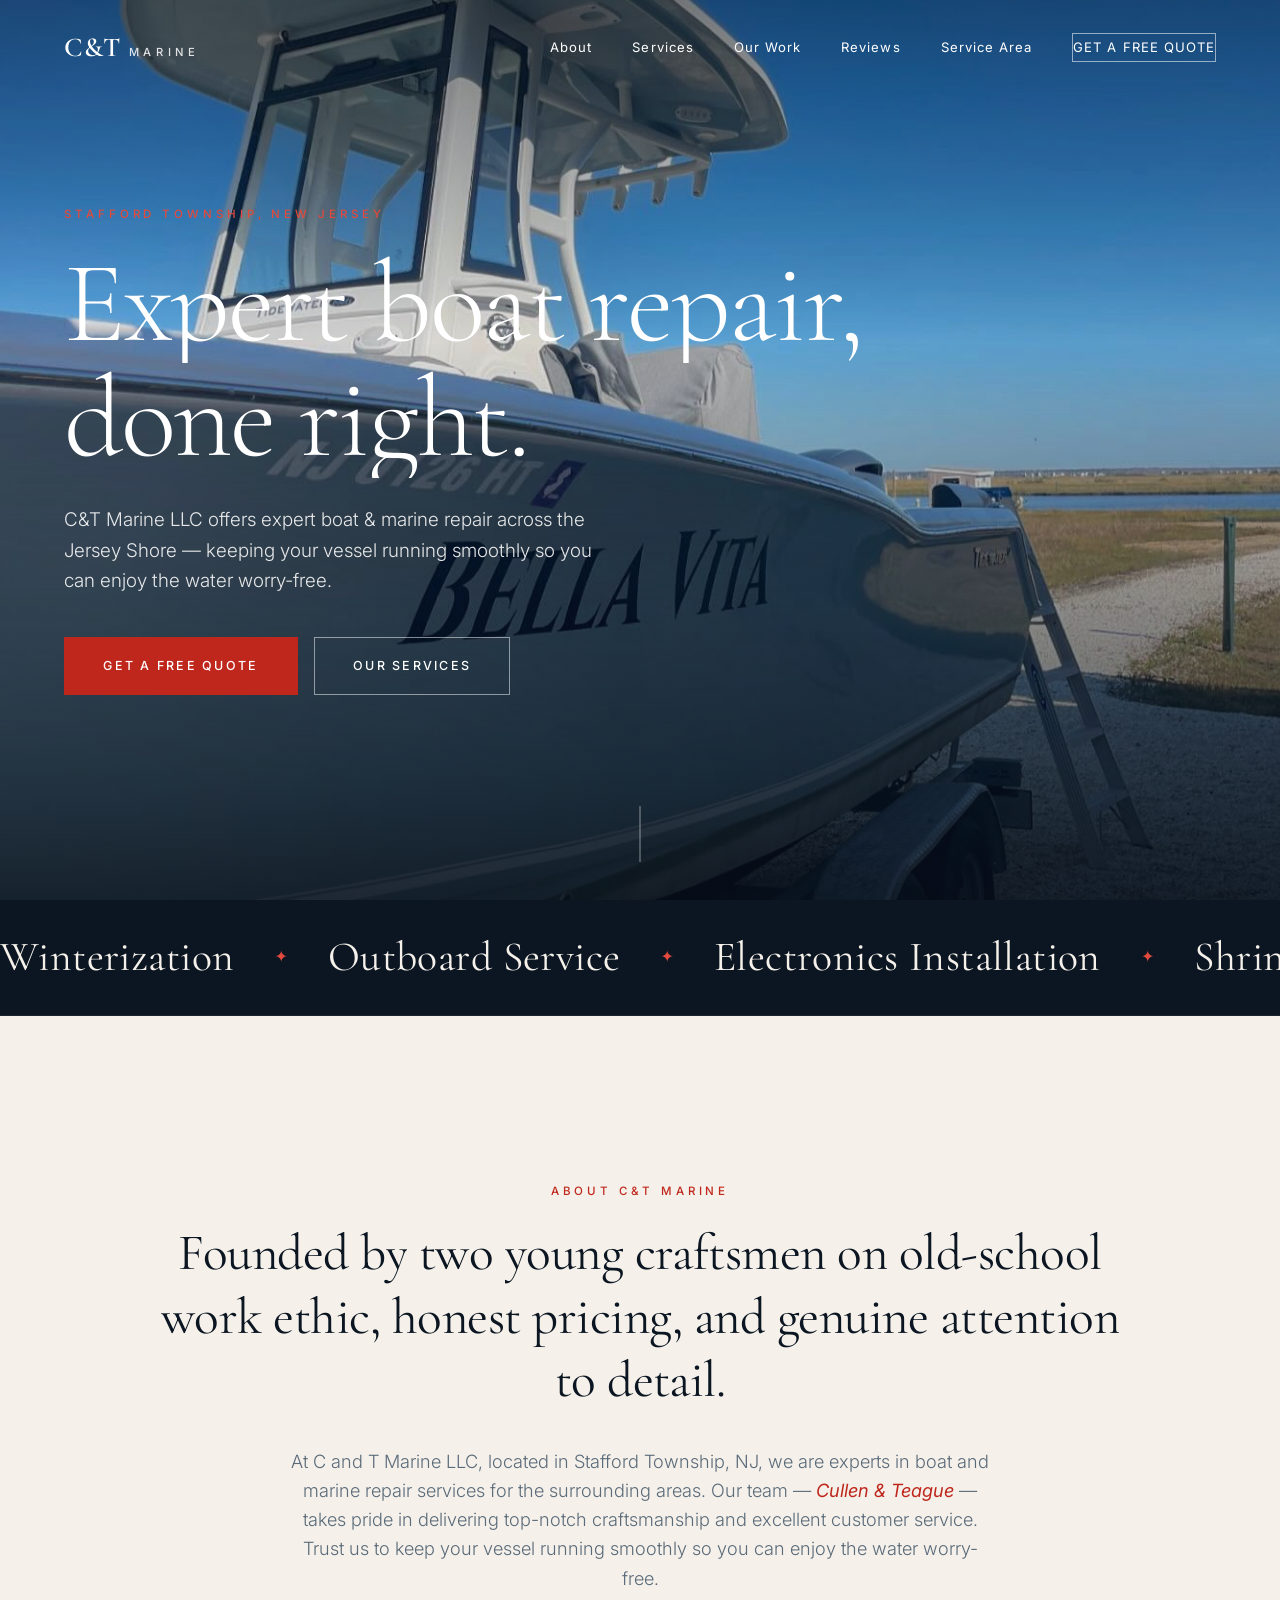
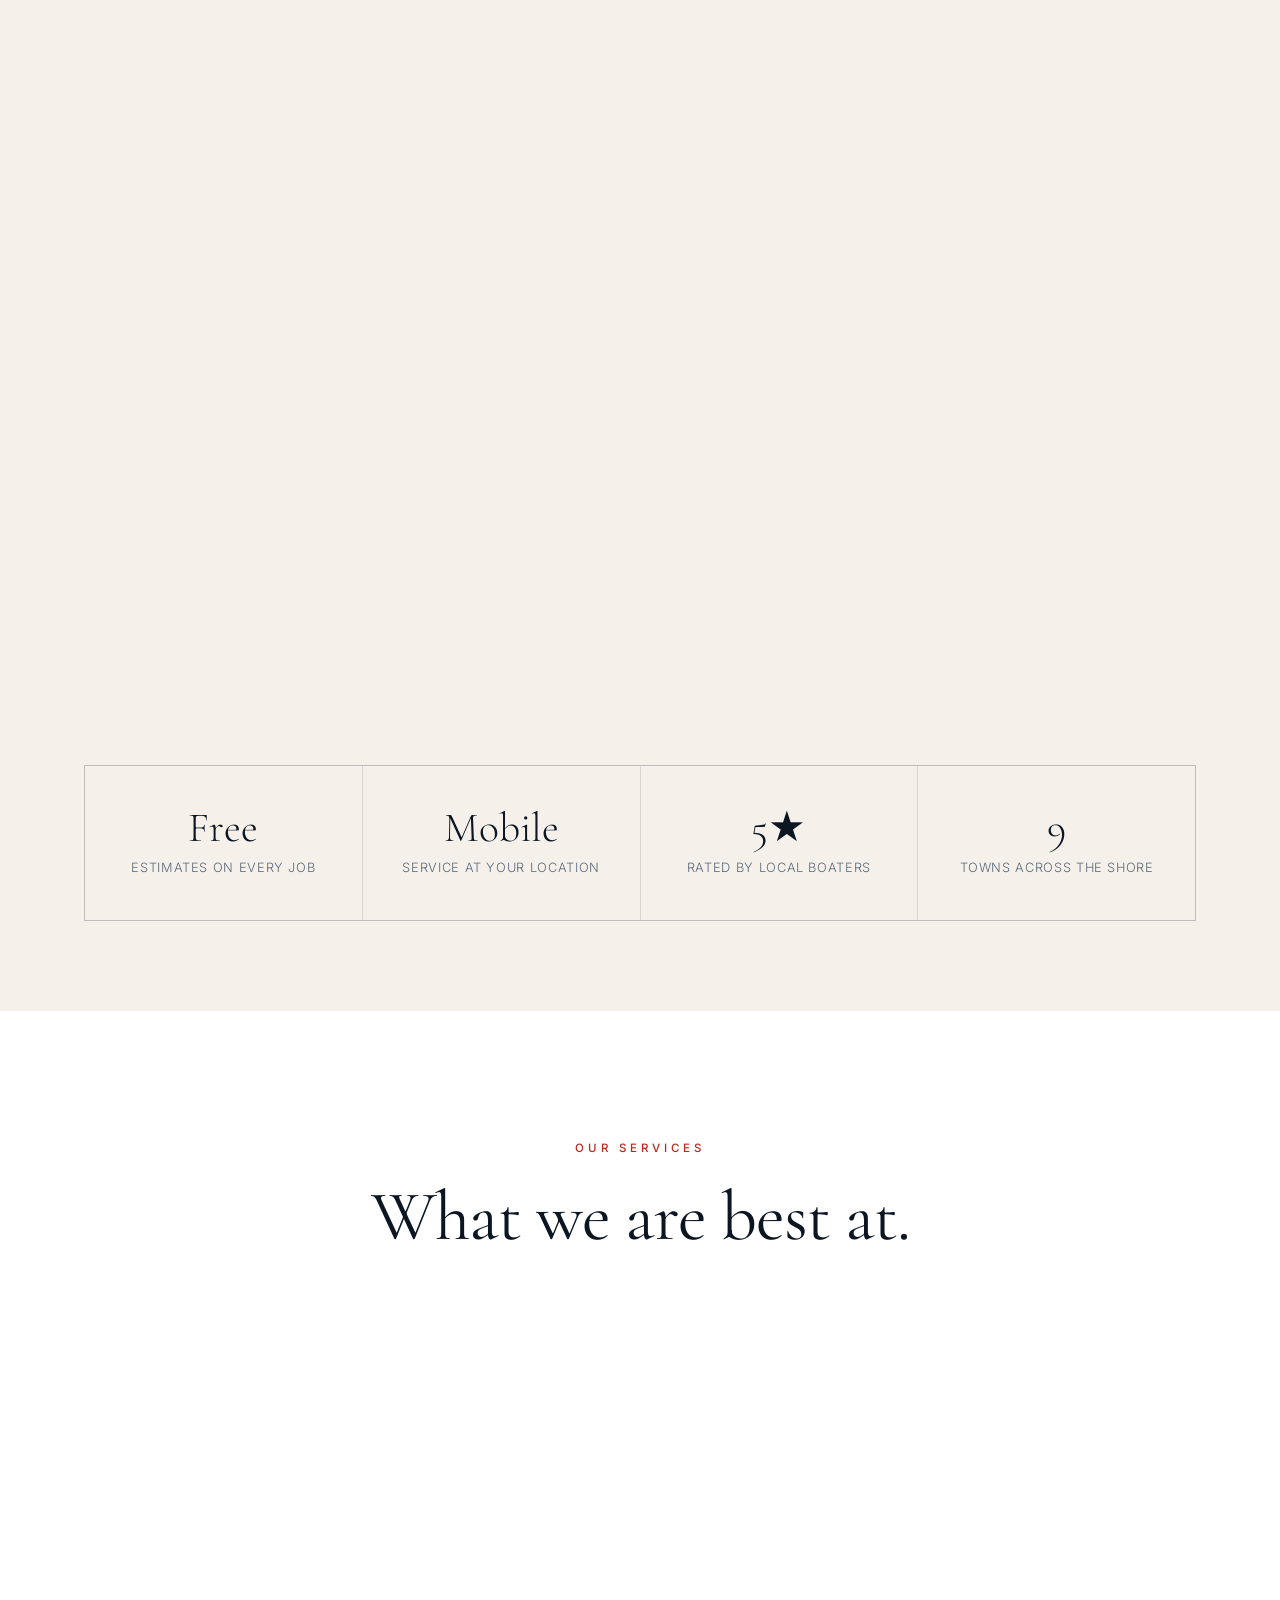
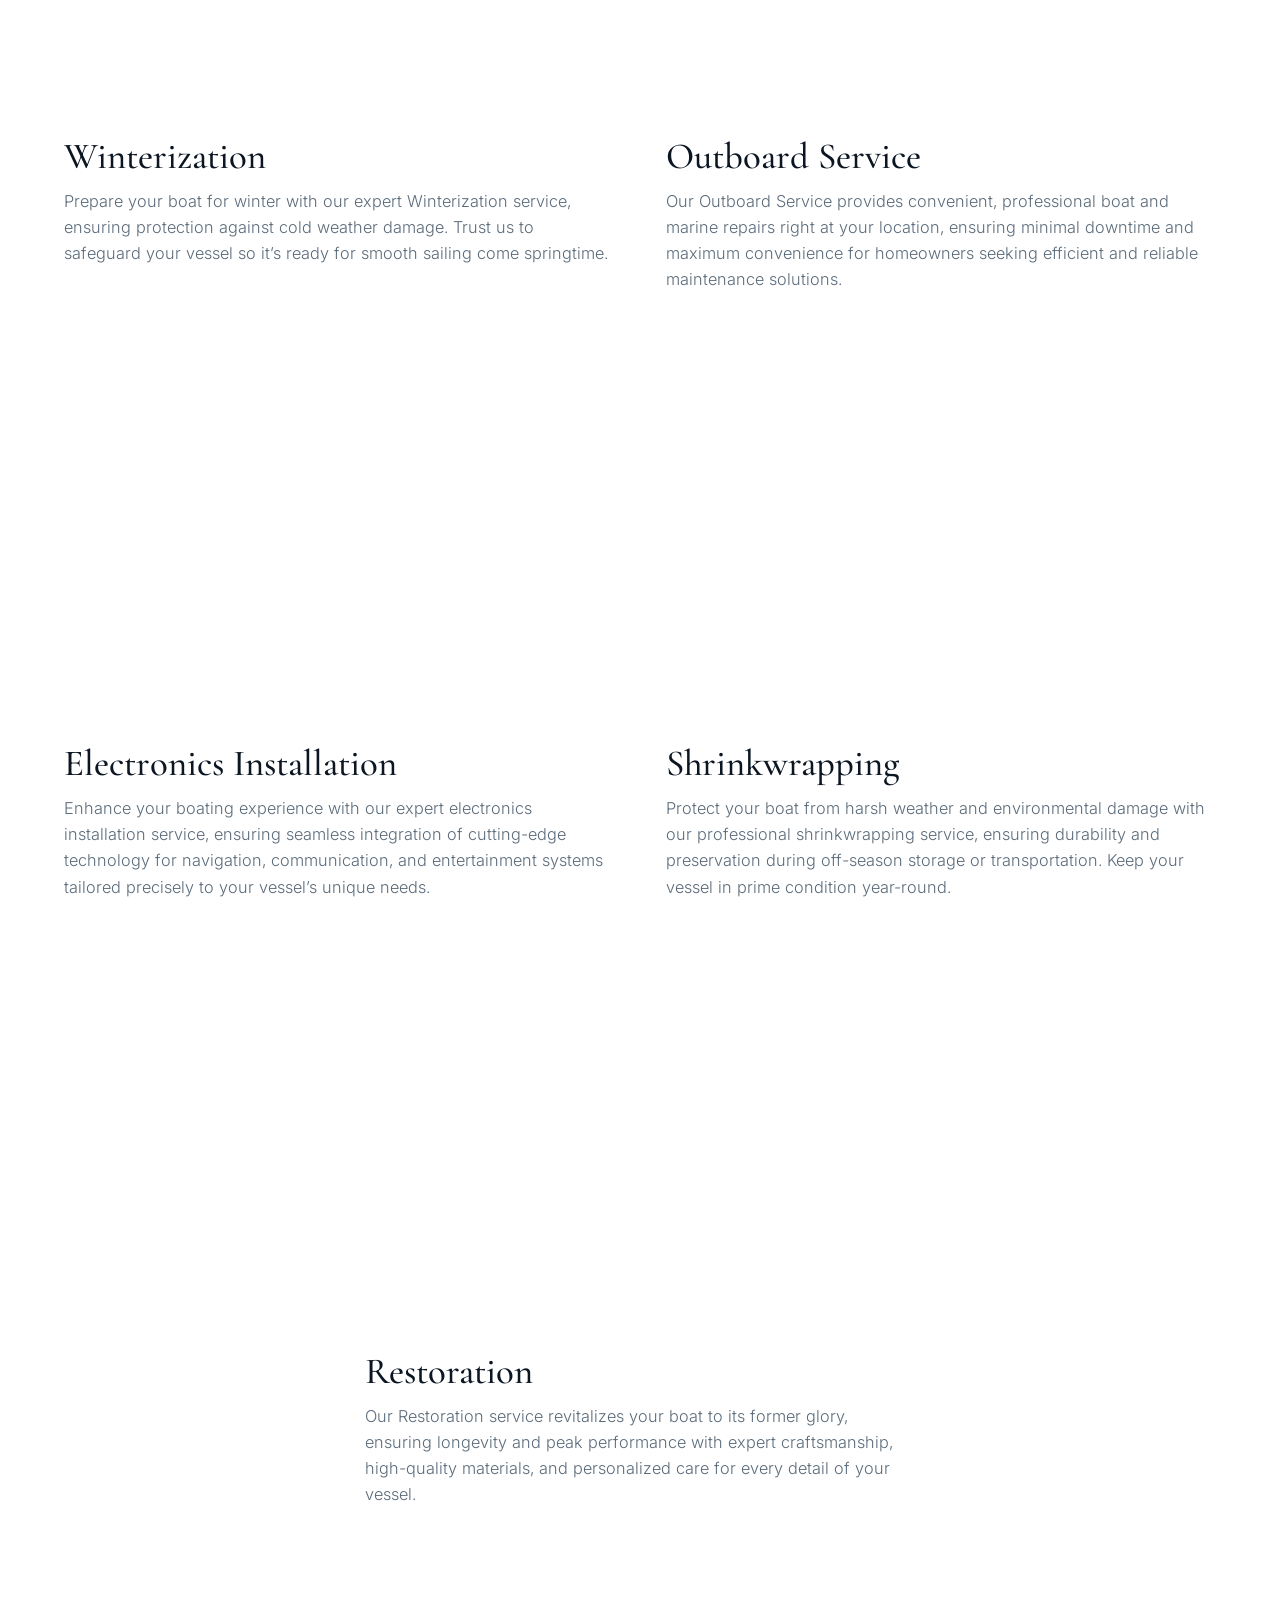
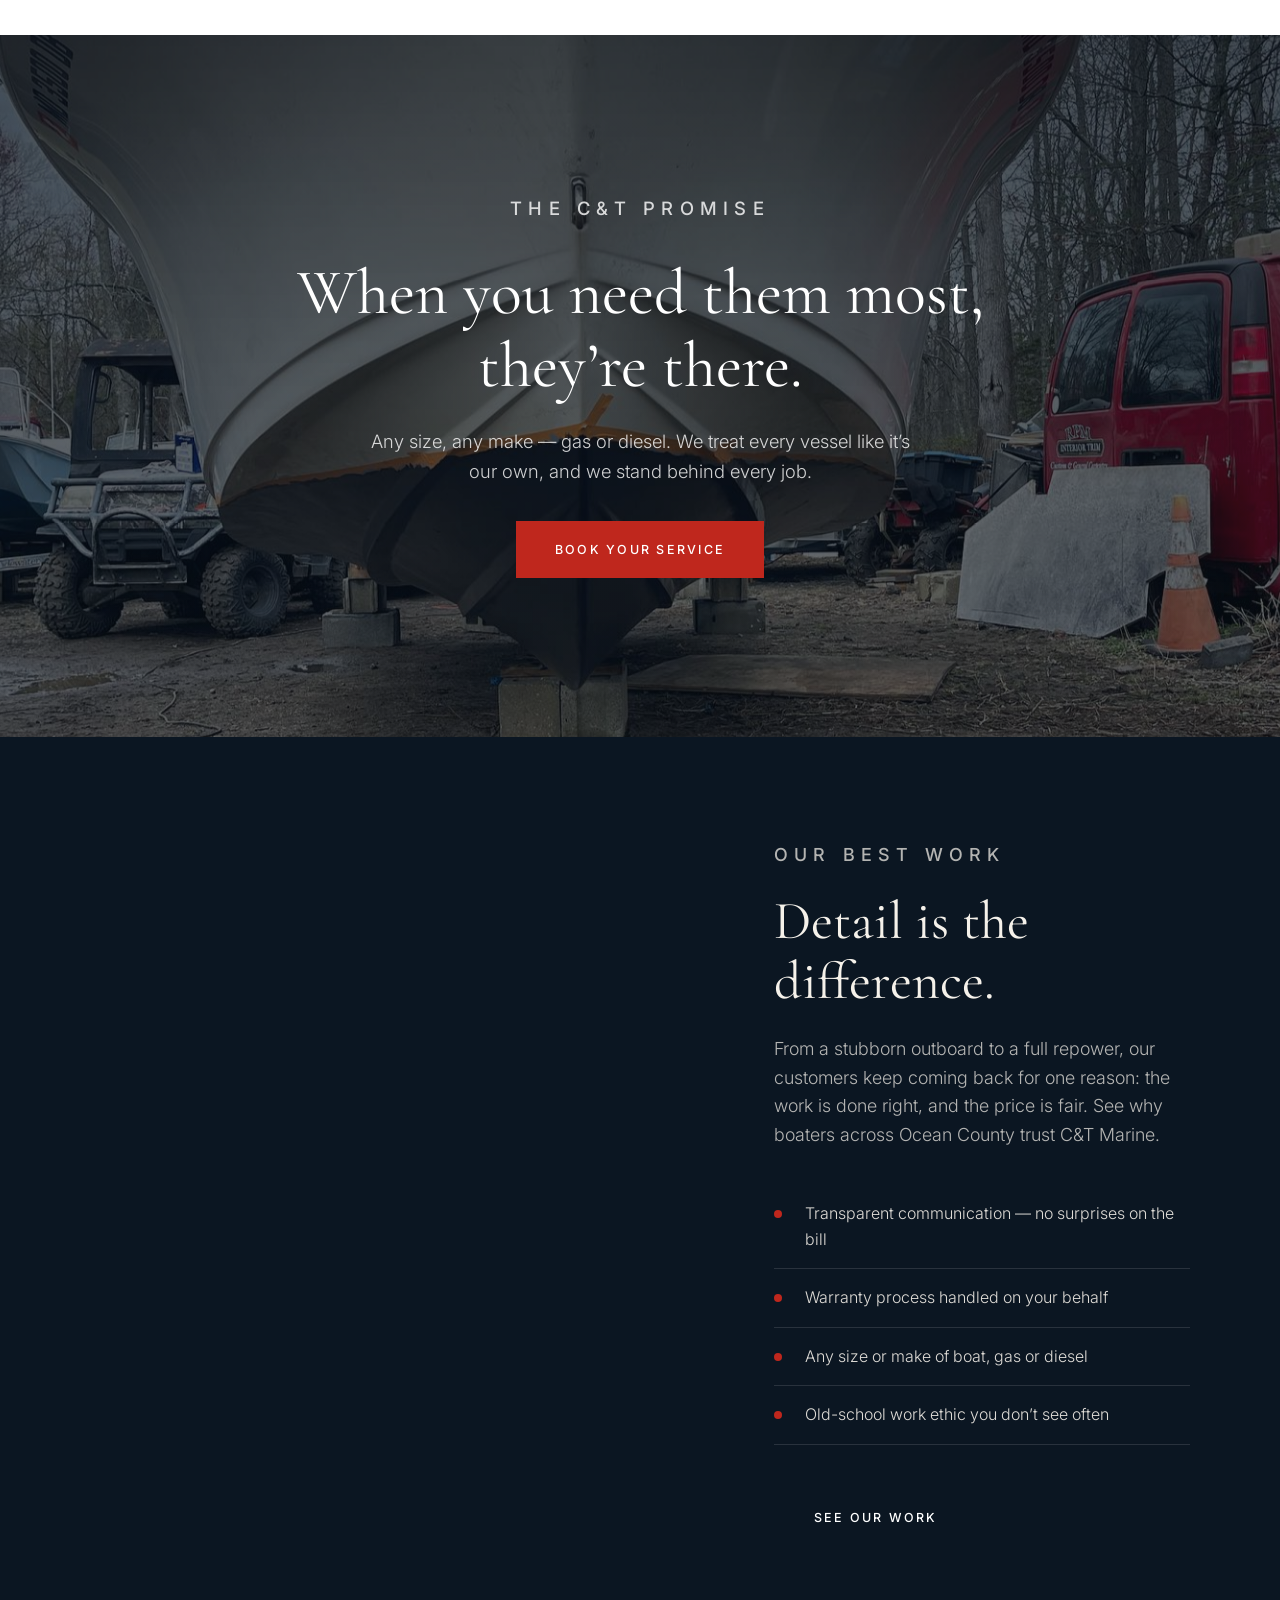
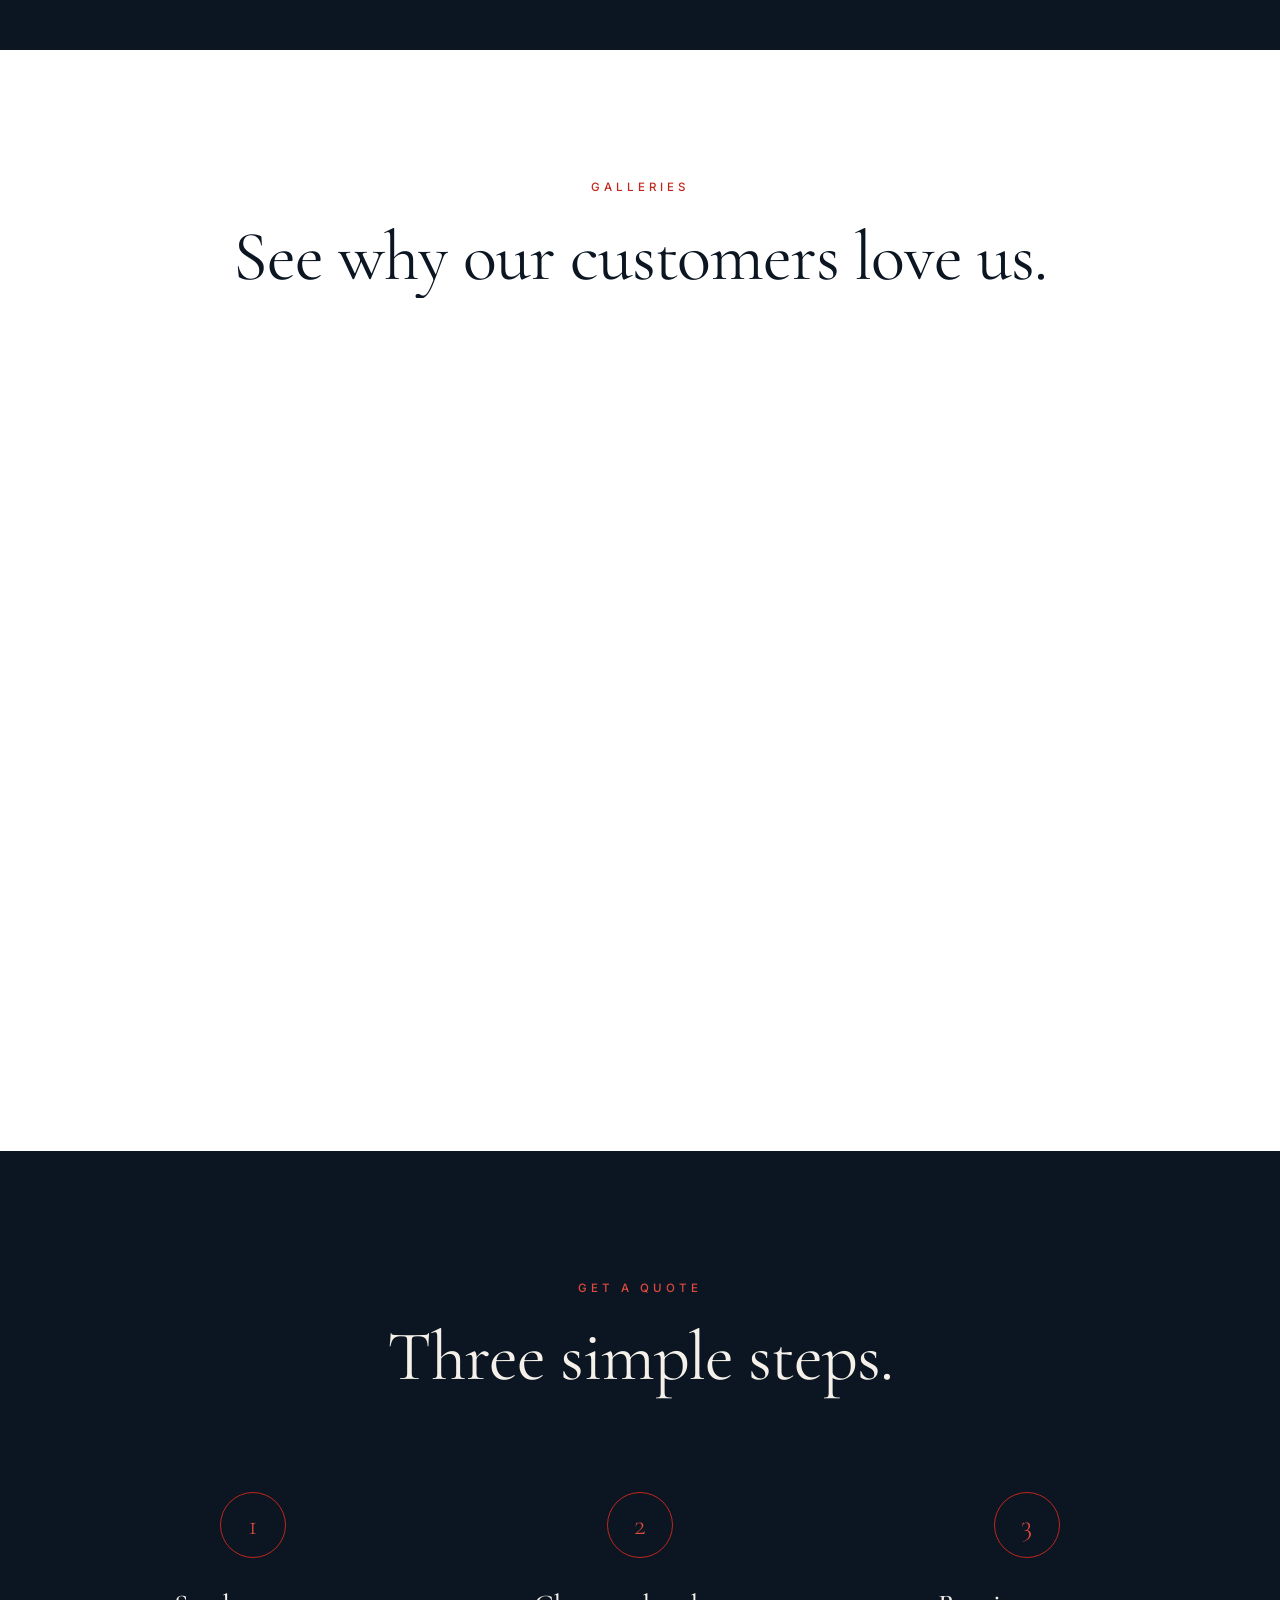
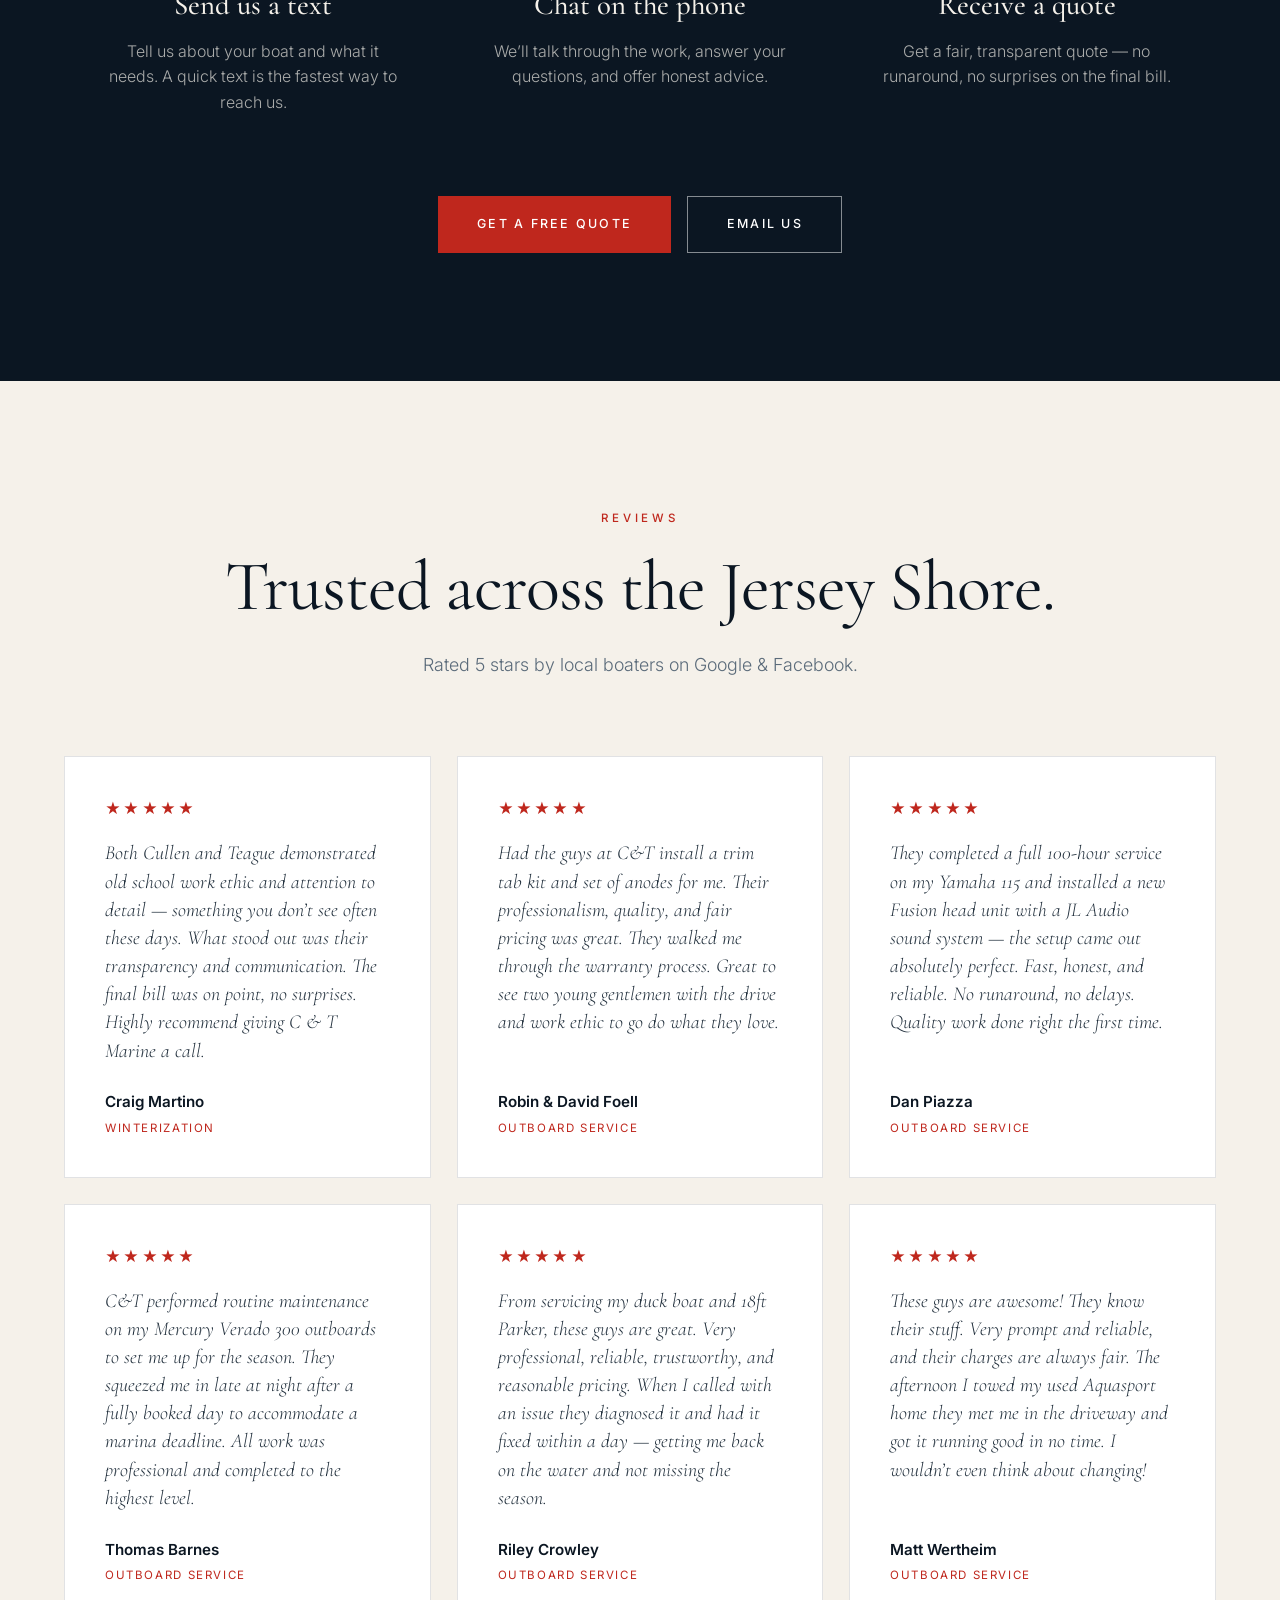
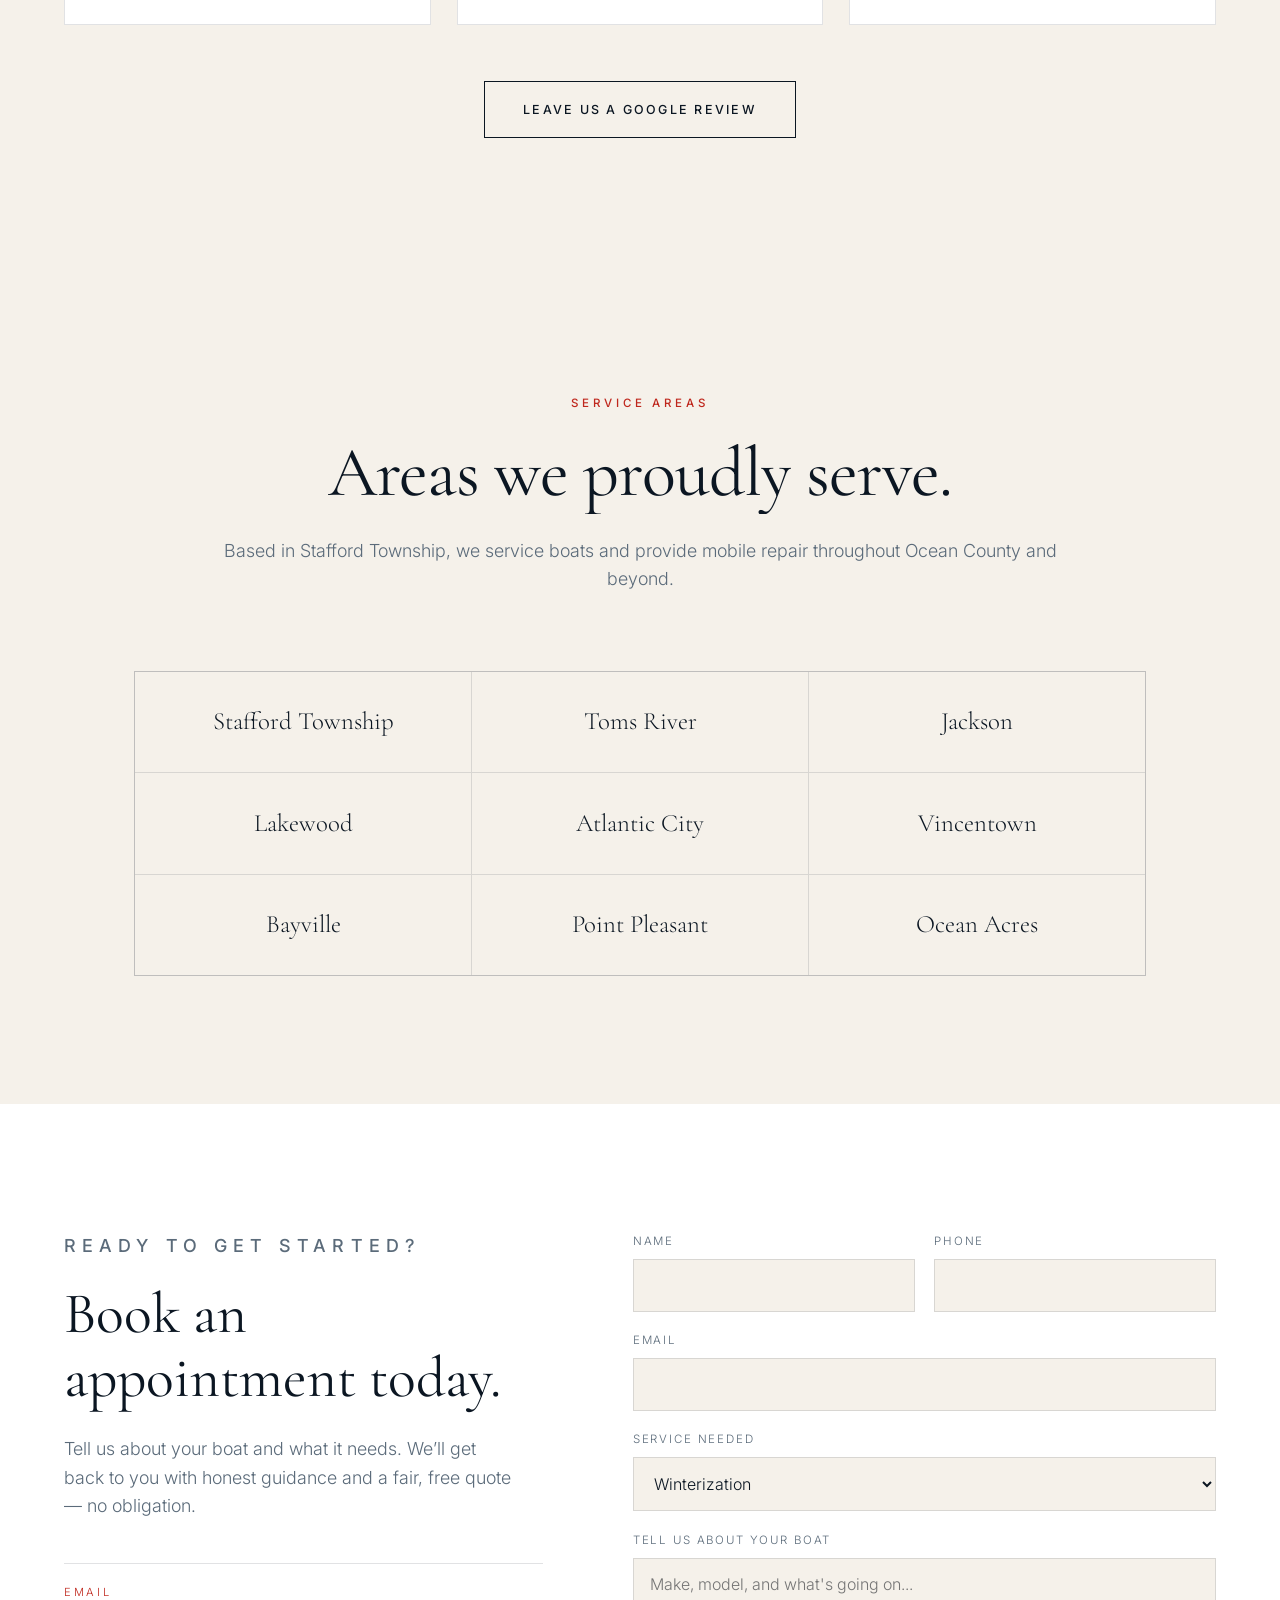
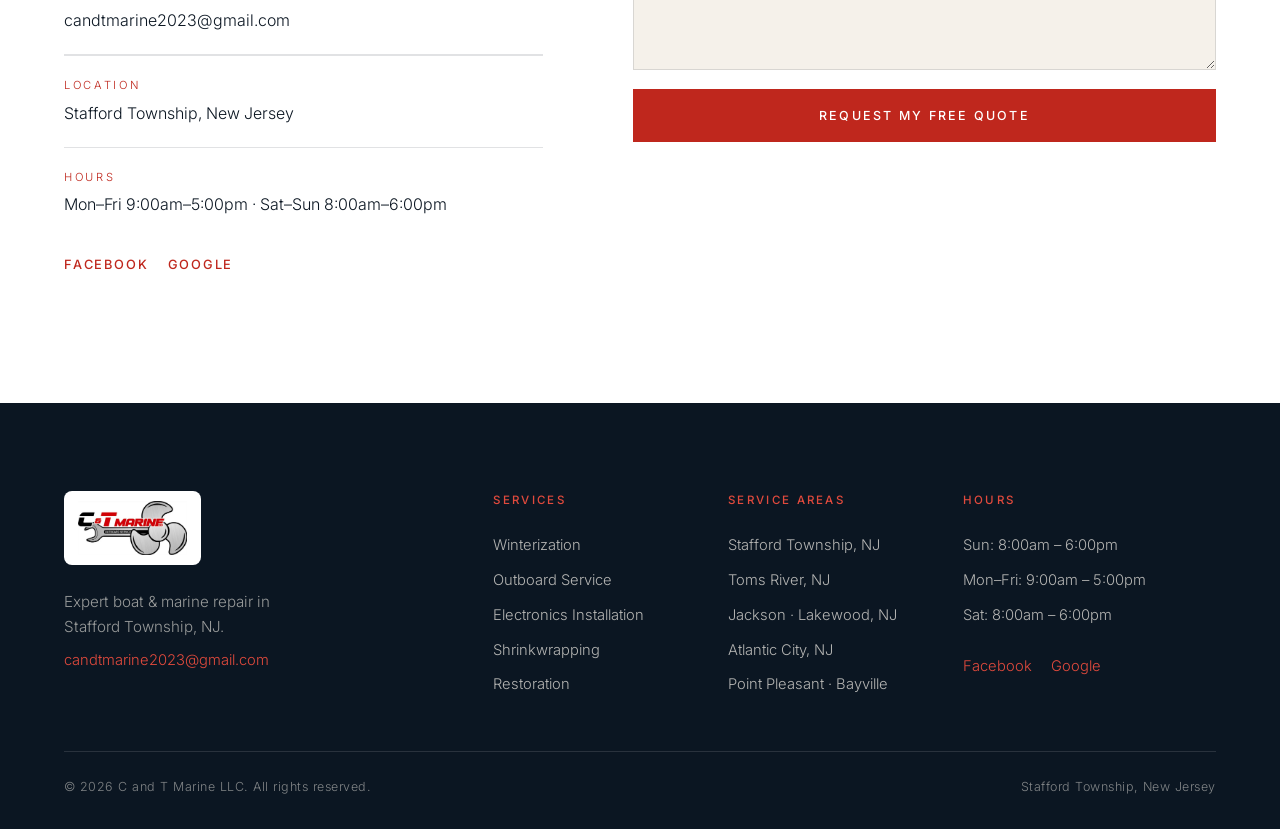
<file: index.html>
<!DOCTYPE html>
<html lang="en">
<head>
  <meta charset="UTF-8" />
  <meta name="viewport" content="width=device-width, initial-scale=1.0" />
  <title>C and T Marine LLC — Boat &amp; Marine Repair | Stafford Township, NJ</title>
  <meta name="description" content="C and T Marine LLC in Stafford Township, NJ offers expert boat repair services to customers in the surrounding areas. Winterization, outboard service, electronics, shrinkwrapping and restoration. Trust us with your marine repair needs!" />
  <link rel="icon" type="image/png" href="img/logo.png" />
  <link rel="preconnect" href="https://fonts.googleapis.com" />
  <link rel="preconnect" href="https://fonts.gstatic.com" crossorigin />
  <link href="https://fonts.googleapis.com/css2?family=Cormorant+Garamond:wght@300;400;500;600&family=Inter:wght@300;400;500;600;700&display=swap" rel="stylesheet" />
  <link rel="stylesheet" href="css/style.css" />
</head>
<body>

  <!-- NAV -->
  <header class="nav" id="nav">
    <div class="nav__inner">
      <a href="#top" class="nav__brand">
        <span class="nav__brand-text">
          <span class="nav__mark">C&amp;T</span>
          <span class="nav__word">MARINE</span>
        </span>
        <img class="nav__logo" src="img/logo.png" alt="C and T Marine LLC" />
      </a>
      <nav class="nav__links" id="navLinks">
        <a href="#about">About</a>
        <a href="#services">Services</a>
        <a href="#work">Our Work</a>
        <a href="#reviews">Reviews</a>
        <a href="#area">Service Area</a>
        <a href="#contact" class="nav__cta"><span>Get a Free Quote</span></a>
      </nav>
      <button class="nav__toggle" id="navToggle" aria-label="Menu">
        <span></span><span></span><span></span>
      </button>
    </div>
  </header>

  <!-- HERO -->
  <section class="hero" id="top">
    <div class="hero__media">
      <img data-parallax="0.18" src="img/work/photo-06.jpg" alt="Boat serviced by C and T Marine LLC in Stafford Township, NJ" />
      <div class="hero__scrim"></div>
    </div>
    <div class="hero__content">
      <p class="eyebrow eyebrow--light hero__eyebrow">Stafford Township, New Jersey</p>
      <h1 class="hero__title">
        <span class="hero__line"><span>Expert boat repair,</span></span>
        <span class="hero__line"><span>done right.</span></span>
      </h1>
      <p class="hero__sub">C&amp;T Marine LLC offers expert boat &amp; marine repair across the Jersey Shore — keeping your vessel running smoothly so you can enjoy the water worry-free.</p>
      <div class="hero__actions">
        <a href="#contact" class="btn btn--solid"><span>Get a Free Quote</span></a>
        <a href="#services" class="btn btn--ghost"><span>Our Services</span></a>
      </div>
    </div>
    <a href="#marquee" class="hero__scroll" aria-label="Scroll"><span></span></a>
  </section>

  <!-- MARQUEE -->
  <div class="marquee" id="marquee" aria-hidden="true">
    <div class="marquee__track">
      <span>Winterization</span><i>&#10022;</i><span>Outboard Service</span><i>&#10022;</i><span>Electronics Installation</span><i>&#10022;</i><span>Shrinkwrapping</span><i>&#10022;</i><span>Restoration</span><i>&#10022;</i>
      <span>Winterization</span><i>&#10022;</i><span>Outboard Service</span><i>&#10022;</i><span>Electronics Installation</span><i>&#10022;</i><span>Shrinkwrapping</span><i>&#10022;</i><span>Restoration</span><i>&#10022;</i>
    </div>
  </div>

  <!-- ABOUT -->
  <section class="statement" id="about">
    <div class="statement__inner">
      <p class="eyebrow" data-reveal>About C&amp;T Marine</p>
      <h2 class="statement__lede split" data-reveal>
        Founded by two young craftsmen on old-school work ethic, honest pricing, and genuine attention to detail.
      </h2>
      <p class="statement__body" data-reveal>
        At C and T Marine LLC, located in Stafford Township, NJ, we are experts in boat and
        marine repair services for the surrounding areas. Our team &mdash; <em>Cullen &amp; Teague</em> &mdash;
        takes pride in delivering top-notch craftsmanship and excellent customer service. Trust us to
        keep your vessel running smoothly so you can enjoy the water worry-free.
      </p>
    </div>

    <!-- About video placeholder (swap the <img> poster for a <video> when ready) -->
    <figure class="video-ph video-ph--wide reveal-img" data-video="about">
      <img src="img/work/photo-09.jpg" alt="C and T Marine LLC intro video" />
      <span class="video-ph__scrim"></span>
      <button class="video-ph__play" type="button" aria-label="Play video"></button>
      <figcaption class="video-ph__cap">Meet Cullen &amp; Teague &mdash; video coming soon</figcaption>
    </figure>

    <div class="stats">
      <div class="stat" data-reveal><span class="stat__num">Free</span><span class="stat__label">Estimates on every job</span></div>
      <div class="stat" data-reveal><span class="stat__num">Mobile</span><span class="stat__label">Service at your location</span></div>
      <div class="stat" data-reveal><span class="stat__num">5&#9733;</span><span class="stat__label">Rated by local boaters</span></div>
      <div class="stat" data-reveal><span class="stat__num">9</span><span class="stat__label">Towns across the Shore</span></div>
    </div>
  </section>

  <!-- SERVICES -->
  <section class="services" id="services">
    <div class="section-head" data-reveal>
      <p class="eyebrow">Our Services</p>
      <h2 class="section-title split">What we are best at.</h2>
    </div>

    <div class="svc">
      <article class="scard" data-reveal>
        <div class="scard__img reveal-img">
          <img src="img/work/photo-07.jpg" alt="Winterization service for a boat at C and T Marine LLC" loading="lazy" />
          <span class="scard__num">01</span>
        </div>
        <h3>Winterization</h3>
        <p>Prepare your boat for winter with our expert Winterization service, ensuring protection against cold weather damage. Trust us to safeguard your vessel so it&rsquo;s ready for smooth sailing come springtime.</p>
      </article>

      <article class="scard" data-reveal>
        <div class="scard__img reveal-img">
          <img src="img/work/photo-05.jpg" alt="Yamaha outboard serviced by C and T Marine LLC" loading="lazy" />
          <span class="scard__num">02</span>
        </div>
        <h3>Outboard Service</h3>
        <p>Our Outboard Service provides convenient, professional boat and marine repairs right at your location, ensuring minimal downtime and maximum convenience for homeowners seeking efficient and reliable maintenance solutions.</p>
      </article>

      <article class="scard" data-reveal>
        <div class="scard__img reveal-img">
          <img src="img/work/photo-04.jpg" alt="Marine electronics and rigging installation" loading="lazy" />
          <span class="scard__num">03</span>
        </div>
        <h3>Electronics Installation</h3>
        <p>Enhance your boating experience with our expert electronics installation service, ensuring seamless integration of cutting-edge technology for navigation, communication, and entertainment systems tailored precisely to your vessel&rsquo;s unique needs.</p>
      </article>

      <article class="scard" data-reveal>
        <div class="scard__img reveal-img">
          <img src="img/work/photo-12.jpg" alt="Boat wrapped and covered for storage" loading="lazy" />
          <span class="scard__num">04</span>
        </div>
        <h3>Shrinkwrapping</h3>
        <p>Protect your boat from harsh weather and environmental damage with our professional shrinkwrapping service, ensuring durability and preservation during off-season storage or transportation. Keep your vessel in prime condition year-round.</p>
      </article>

      <article class="scard scard--last" data-reveal>
        <div class="scard__img reveal-img">
          <img src="img/work/photo-02.jpg" alt="Boat restoration in progress at C and T Marine LLC" loading="lazy" />
          <span class="scard__num">05</span>
        </div>
        <h3>Restoration</h3>
        <p>Our Restoration service revitalizes your boat to its former glory, ensuring longevity and peak performance with expert craftsmanship, high-quality materials, and personalized care for every detail of your vessel.</p>
      </article>
    </div>
  </section>

  <!-- PARALLAX BANNER -->
  <section class="banner">
    <div class="banner__bg"><img data-parallax="0.24" src="img/work/photo-11.jpg" alt="" /></div>
    <div class="banner__overlay"></div>
    <div class="banner__content">
      <p class="eyebrow eyebrow--light" data-reveal>The C&amp;T Promise</p>
      <h2 class="banner__title split" data-reveal>When you need them most, they&rsquo;re there.</h2>
      <p data-reveal>Any size, any make &mdash; gas or diesel. We treat every vessel like it&rsquo;s our own, and we stand behind every job.</p>
      <a href="#contact" class="btn btn--solid" data-reveal><span>Book Your Service</span></a>
    </div>
  </section>

  <!-- FEATURE / OUR WORK -->
  <section class="feature" id="work">
    <div class="feature__media reveal-img">
      <img data-parallax="0.1" src="img/work/photo-09.jpg" alt="Boat back on the water after service by C and T Marine LLC" />
    </div>
    <div class="feature__panel">
      <p class="eyebrow" data-reveal>Our Best Work</p>
      <h2 class="split" data-reveal>Detail is the difference.</h2>
      <p data-reveal>From a stubborn outboard to a full repower, our customers keep coming back for one reason: the work is done right, and the price is fair. See why boaters across Ocean County trust C&amp;T Marine.</p>
      <ul class="feature__list">
        <li data-reveal>Transparent communication &mdash; no surprises on the bill</li>
        <li data-reveal>Warranty process handled on your behalf</li>
        <li data-reveal>Any size or make of boat, gas or diesel</li>
        <li data-reveal>Old-school work ethic you don&rsquo;t see often</li>
      </ul>
      <a href="#gallery" class="btn btn--dark" data-reveal><span>See Our Work</span></a>
    </div>
  </section>

  <!-- GALLERY -->
  <section class="gallery" id="gallery">
    <div class="section-head" data-reveal>
      <p class="eyebrow">Galleries</p>
      <h2 class="section-title split">See why our customers love us.</h2>
    </div>
    <!-- Video slideshow: replace each slide's <img> poster with a <video> when ready -->
    <div class="vslider reveal-img" id="vslider">
      <div class="vslider__stage">
        <figure class="vslide is-active" data-label="Restoration">
          <img src="img/work/photo-02.jpg" alt="Restoration project video" />
          <span class="video-ph__scrim"></span>
          <button class="video-ph__play" type="button" aria-label="Play video"></button>
          <figcaption class="video-ph__cap">Restoration &mdash; video coming soon</figcaption>
        </figure>
        <figure class="vslide" data-label="Outboard Service">
          <img src="img/work/photo-05.jpg" alt="Outboard service video" />
          <span class="video-ph__scrim"></span>
          <button class="video-ph__play" type="button" aria-label="Play video"></button>
          <figcaption class="video-ph__cap">Outboard Service &mdash; video coming soon</figcaption>
        </figure>
        <figure class="vslide" data-label="On the Water">
          <img src="img/work/photo-06.jpg" alt="Finished boat video" />
          <span class="video-ph__scrim"></span>
          <button class="video-ph__play" type="button" aria-label="Play video"></button>
          <figcaption class="video-ph__cap">On the Water &mdash; video coming soon</figcaption>
        </figure>
        <figure class="vslide" data-label="Electronics">
          <img src="img/work/photo-04.jpg" alt="Electronics install video" />
          <span class="video-ph__scrim"></span>
          <button class="video-ph__play" type="button" aria-label="Play video"></button>
          <figcaption class="video-ph__cap">Electronics Installation &mdash; video coming soon</figcaption>
        </figure>
        <figure class="vslide" data-label="Winterization">
          <img src="img/work/photo-07.jpg" alt="Winterization video" />
          <span class="video-ph__scrim"></span>
          <button class="video-ph__play" type="button" aria-label="Play video"></button>
          <figcaption class="video-ph__cap">Winterization &mdash; video coming soon</figcaption>
        </figure>
      </div>
      <button class="vslider__arrow vslider__arrow--prev" id="vsPrev" aria-label="Previous">&#8249;</button>
      <button class="vslider__arrow vslider__arrow--next" id="vsNext" aria-label="Next">&#8250;</button>
      <div class="vslider__dots" id="vsDots"></div>
    </div>
  </section>

  <!-- STEPS -->
  <section class="steps" id="quote">
    <div class="section-head" data-reveal>
      <p class="eyebrow eyebrow--light">Get a Quote</p>
      <h2 class="section-title section-title--light split">Three simple steps.</h2>
    </div>
    <div class="steps__grid">
      <div class="step" data-reveal><span class="step__num">1</span><h3>Send us a text</h3><p>Tell us about your boat and what it needs. A quick text is the fastest way to reach us.</p></div>
      <div class="step" data-reveal><span class="step__num">2</span><h3>Chat on the phone</h3><p>We&rsquo;ll talk through the work, answer your questions, and offer honest advice.</p></div>
      <div class="step" data-reveal><span class="step__num">3</span><h3>Receive a quote</h3><p>Get a fair, transparent quote &mdash; no runaround, no surprises on the final bill.</p></div>
    </div>
    <div class="steps__cta" data-reveal>
      <a href="#contact" class="btn btn--solid"><span>Get a Free Quote</span></a>
      <a href="mailto:candtmarine2023@gmail.com" class="btn btn--ghost"><span>Email Us</span></a>
    </div>
  </section>

  <!-- REVIEWS -->
  <section class="reviews" id="reviews">
    <div class="section-head" data-reveal>
      <p class="eyebrow">Reviews</p>
      <h2 class="section-title split">Trusted across the Jersey Shore.</h2>
      <p class="section-lede">Rated 5 stars by local boaters on Google &amp; Facebook.</p>
    </div>
    <div class="reviews__grid">
      <blockquote class="review" data-reveal>
        <div class="review__stars">&#9733;&#9733;&#9733;&#9733;&#9733;</div>
        <p>Both Cullen and Teague demonstrated old school work ethic and attention to detail &mdash; something you don&rsquo;t see often these days. What stood out was their transparency and communication. The final bill was on point, no surprises. Highly recommend giving C &amp; T Marine a call.</p>
        <cite>Craig Martino<span>Winterization</span></cite>
      </blockquote>
      <blockquote class="review" data-reveal>
        <div class="review__stars">&#9733;&#9733;&#9733;&#9733;&#9733;</div>
        <p>Had the guys at C&amp;T install a trim tab kit and set of anodes for me. Their professionalism, quality, and fair pricing was great. They walked me through the warranty process. Great to see two young gentlemen with the drive and work ethic to go do what they love.</p>
        <cite>Robin &amp; David Foell<span>Outboard Service</span></cite>
      </blockquote>
      <blockquote class="review" data-reveal>
        <div class="review__stars">&#9733;&#9733;&#9733;&#9733;&#9733;</div>
        <p>They completed a full 100-hour service on my Yamaha 115 and installed a new Fusion head unit with a JL Audio sound system &mdash; the setup came out absolutely perfect. Fast, honest, and reliable. No runaround, no delays. Quality work done right the first time.</p>
        <cite>Dan Piazza<span>Outboard Service</span></cite>
      </blockquote>
      <blockquote class="review" data-reveal>
        <div class="review__stars">&#9733;&#9733;&#9733;&#9733;&#9733;</div>
        <p>C&amp;T performed routine maintenance on my Mercury Verado 300 outboards to set me up for the season. They squeezed me in late at night after a fully booked day to accommodate a marina deadline. All work was professional and completed to the highest level.</p>
        <cite>Thomas Barnes<span>Outboard Service</span></cite>
      </blockquote>
      <blockquote class="review" data-reveal>
        <div class="review__stars">&#9733;&#9733;&#9733;&#9733;&#9733;</div>
        <p>From servicing my duck boat and 18ft Parker, these guys are great. Very professional, reliable, trustworthy, and reasonable pricing. When I called with an issue they diagnosed it and had it fixed within a day &mdash; getting me back on the water and not missing the season.</p>
        <cite>Riley Crowley<span>Outboard Service</span></cite>
      </blockquote>
      <blockquote class="review" data-reveal>
        <div class="review__stars">&#9733;&#9733;&#9733;&#9733;&#9733;</div>
        <p>These guys are awesome! They know their stuff. Very prompt and reliable, and their charges are always fair. The afternoon I towed my used Aquasport home they met me in the driveway and got it running good in no time. I wouldn&rsquo;t even think about changing!</p>
        <cite>Matt Wertheim<span>Outboard Service</span></cite>
      </blockquote>
    </div>
    <div class="reviews__cta" data-reveal>
      <a href="https://search.google.com/local/writereview?placeid=ChIJjyLDuR0HwYkRcae8WXf9PNo" target="_blank" rel="noopener" class="btn btn--ghost"><span>Leave us a Google review</span></a>
    </div>
  </section>

  <!-- SERVICE AREA -->
  <section class="area" id="area">
    <div class="section-head" data-reveal>
      <p class="eyebrow">Service Areas</p>
      <h2 class="section-title split">Areas we proudly serve.</h2>
      <p class="section-lede">Based in Stafford Township, we service boats and provide mobile repair throughout Ocean County and beyond.</p>
    </div>
    <ul class="area__grid" data-reveal>
      <li>Stafford Township</li>
      <li>Toms River</li>
      <li>Jackson</li>
      <li>Lakewood</li>
      <li>Atlantic City</li>
      <li>Vincentown</li>
      <li>Bayville</li>
      <li>Point Pleasant</li>
      <li>Ocean Acres</li>
    </ul>
  </section>

  <!-- CONTACT -->
  <section class="contact" id="contact">
    <div class="contact__inner">
      <div class="contact__intro" data-reveal>
        <p class="eyebrow">Ready to get started?</p>
        <h2 class="split">Book an appointment today.</h2>
        <p>Tell us about your boat and what it needs. We&rsquo;ll get back to you with honest guidance and a fair, free quote &mdash; no obligation.</p>
        <div class="contact__details">
          <a href="mailto:candtmarine2023@gmail.com" class="contact__line">
            <span>Email</span>candtmarine2023@gmail.com
          </a>
          <div class="contact__line">
            <span>Location</span>Stafford Township, New Jersey
          </div>
          <div class="contact__line">
            <span>Hours</span>Mon&ndash;Fri 9:00am&ndash;5:00pm &middot; Sat&ndash;Sun 8:00am&ndash;6:00pm
          </div>
          <div class="contact__socials">
            <a href="https://www.facebook.com/203144986209328" target="_blank" rel="noopener">Facebook</a>
            <a href="https://maps.google.com/maps?cid=15725722687919400817" target="_blank" rel="noopener">Google</a>
          </div>
        </div>
      </div>

      <form class="form" data-reveal onsubmit="return handleSubmit(event)">
        <div class="form__row">
          <label>Name<input type="text" name="name" required /></label>
          <label>Phone<input type="tel" name="phone" /></label>
        </div>
        <label>Email<input type="email" name="email" required /></label>
        <label>Service Needed
          <select name="service">
            <option>Winterization</option>
            <option>Outboard Service</option>
            <option>Electronics Installation</option>
            <option>Shrinkwrapping</option>
            <option>Restoration</option>
            <option>Something Else</option>
          </select>
        </label>
        <label>Tell us about your boat<textarea name="details" rows="4" placeholder="Make, model, and what's going on..."></textarea></label>
        <button type="submit" class="btn btn--solid btn--full"><span>Request My Free Quote</span></button>
        <p class="form__note" id="formNote"></p>
      </form>
    </div>
  </section>

  <!-- FOOTER -->
  <footer class="footer">
    <div class="footer__inner">
      <div class="footer__brand">
        <img src="img/logo.png" alt="C and T Marine LLC" class="footer__logo" />
        <p>Expert boat &amp; marine repair in Stafford Township, NJ.</p>
        <a href="mailto:candtmarine2023@gmail.com">candtmarine2023@gmail.com</a>
      </div>
      <div class="footer__col">
        <h4>Services</h4>
        <a href="#services">Winterization</a>
        <a href="#services">Outboard Service</a>
        <a href="#services">Electronics Installation</a>
        <a href="#services">Shrinkwrapping</a>
        <a href="#services">Restoration</a>
      </div>
      <div class="footer__col">
        <h4>Service Areas</h4>
        <span>Stafford Township, NJ</span>
        <span>Toms River, NJ</span>
        <span>Jackson &middot; Lakewood, NJ</span>
        <span>Atlantic City, NJ</span>
        <span>Point Pleasant &middot; Bayville</span>
      </div>
      <div class="footer__col">
        <h4>Hours</h4>
        <span>Sun: 8:00am &ndash; 6:00pm</span>
        <span>Mon&ndash;Fri: 9:00am &ndash; 5:00pm</span>
        <span>Sat: 8:00am &ndash; 6:00pm</span>
        <div class="footer__social">
          <a href="https://www.facebook.com/203144986209328" target="_blank" rel="noopener">Facebook</a>
          <a href="https://maps.google.com/maps?cid=15725722687919400817" target="_blank" rel="noopener">Google</a>
        </div>
      </div>
    </div>
    <div class="footer__bar">
      <span>&copy; <span id="year"></span> C and T Marine LLC. All rights reserved.</span>
      <span>Stafford Township, New Jersey</span>
    </div>
  </footer>

  <script src="js/main.js"></script>
</body>
</html>
</file>
<file: css/style.css>
:root{
  --ink:#0b1622;         /* deep hull navy */
  --ink-2:#12263a;
  --sand:#f5f1ea;        /* warm off-white */
  --paper:#ffffff;
  --slate:#5b6b7a;
  --line:rgba(11,22,34,.12);
  --brass:#bf271d;       /* C&T brand red */
  --brass-2:#e14a3d;     /* lighter red for dark bg */
  --serif:'Cormorant Garamond',Georgia,serif;
  --sans:'Inter',system-ui,-apple-system,sans-serif;
  --pad:clamp(1.5rem,5vw,7rem);
  --ease:cubic-bezier(.16,1,.3,1);
}

*{margin:0;padding:0;box-sizing:border-box}
html{scroll-behavior:smooth}
body{
  font-family:var(--sans);
  color:var(--ink);
  background:var(--sand);
  line-height:1.6;
  font-weight:300;
  -webkit-font-smoothing:antialiased;
  overflow-x:hidden;
}
img{display:block;width:100%;height:100%;object-fit:cover}
a{color:inherit;text-decoration:none}

/* ---------- shared ---------- */
.eyebrow{
  font-family:var(--sans);
  font-size:.72rem;
  letter-spacing:.34em;
  text-transform:uppercase;
  font-weight:500;
  color:var(--brass);
  margin-bottom:1.5rem;
}
.eyebrow--light{color:var(--brass-2)}
.section-title{
  font-family:var(--serif);
  font-weight:400;
  font-size:clamp(2.4rem,5.5vw,4.6rem);
  line-height:1.02;
  letter-spacing:-.015em;
}
.section-title--light{color:var(--sand)}
.section-head{max-width:900px;margin:0 auto clamp(3rem,6vw,5.5rem);text-align:center}
.section-lede{margin-top:1.4rem;color:var(--slate);font-size:1.12rem}

.btn{
  position:relative;overflow:hidden;
  display:inline-flex;align-items:center;justify-content:center;
  font-family:var(--sans);font-size:.78rem;font-weight:500;
  letter-spacing:.18em;text-transform:uppercase;
  padding:1.1rem 2.4rem;border:1px solid transparent;
  transition:color .5s var(--ease),border-color .5s var(--ease),background .5s var(--ease);
  cursor:pointer;z-index:0;
}
.btn span{position:relative;z-index:2;transition:transform .5s var(--ease)}
.btn::before{
  content:"";position:absolute;inset:0;z-index:1;
  background:var(--ink);transform:translateY(101%);transition:transform .5s var(--ease);
}
.btn:hover::before{transform:translateY(0)}
.btn--solid{background:var(--brass);color:#fff}
.btn--solid:hover{color:#fff}
.btn--ghost{border-color:rgba(255,255,255,.5);color:#fff}
.btn--ghost::before{background:#fff}
.btn--ghost:hover{color:var(--ink);border-color:#fff}
.btn--dark{background:var(--ink);color:#fff}
.btn--dark::before{background:var(--brass)}
.btn--dark:hover{color:#fff}
.btn--full{width:100%}

/* ---------- motion primitives ---------- */
[data-reveal]{opacity:0;transform:translateY(42px);transition:opacity 1s var(--ease),transform 1.1s var(--ease)}
[data-reveal].in{opacity:1;transform:none}

.reveal-img{overflow:hidden;position:relative;clip-path:inset(0 0 100% 0);transition:clip-path 1.3s var(--ease)}
.reveal-img.in{clip-path:inset(0 0 0 0)}
.reveal-img img{transform:scale(1.18);transition:transform 1.7s var(--ease)}
.reveal-img.in img{transform:scale(1)}

.split .word{display:inline-block;overflow:hidden;vertical-align:top;padding-bottom:.08em}
.split .word>span{display:inline-block;transform:translateY(115%);transition:transform .9s var(--ease)}
.split.in .word>span{transform:translateY(0)}

[data-parallax]{will-change:transform}

/* ---------- nav ---------- */
.nav{
  position:fixed;top:0;left:0;right:0;z-index:100;
  transition:background .5s var(--ease),padding .5s var(--ease),box-shadow .5s var(--ease),backdrop-filter .5s;
  padding:1.6rem 0;
}
.nav__inner{
  max-width:1480px;margin:0 auto;padding:0 var(--pad);
  display:flex;align-items:center;justify-content:space-between;
}
.nav__brand{display:flex;align-items:center;color:#fff;transition:color .5s}
.nav__brand-text{display:flex;align-items:baseline;gap:.5rem}
.nav__mark{font-family:var(--serif);font-size:1.7rem;font-weight:600;letter-spacing:.02em}
.nav__word{font-size:.7rem;letter-spacing:.42em;font-weight:500;opacity:.85}
.nav__logo{height:44px;width:auto;display:none}
.nav__links{display:flex;align-items:center;gap:2.5rem}
.nav__links a{
  color:#fff;font-size:.82rem;letter-spacing:.08em;font-weight:400;
  position:relative;padding:.2rem 0;
}
.nav__links a:not(.nav__cta)::after{
  content:"";position:absolute;left:0;bottom:-4px;width:0;height:1px;
  background:currentColor;transition:width .45s var(--ease);
}
.nav__links a:not(.nav__cta):hover::after{width:100%}
.nav__cta{
  position:relative;overflow:hidden;border:1px solid rgba(255,255,255,.55);
  padding:.7rem 1.5rem;letter-spacing:.16em;text-transform:uppercase;font-size:.72rem;
}
.nav__cta span{position:relative;z-index:2}
.nav__cta::before{content:"";position:absolute;inset:0;z-index:1;background:#fff;transform:translateY(101%);transition:transform .45s var(--ease)}
.nav__cta:hover{color:var(--ink)}
.nav__cta:hover::before{transform:translateY(0)}
.nav__toggle{display:none;flex-direction:column;gap:5px;background:none;border:none;cursor:pointer;padding:6px}
.nav__toggle span{width:26px;height:2px;background:#fff;transition:.3s}

.nav.scrolled{background:rgba(245,241,234,.92);backdrop-filter:blur(10px);padding:.9rem 0;box-shadow:0 1px 0 var(--line)}
.nav.scrolled .nav__brand,
.nav.scrolled .nav__links a{color:var(--ink)}
.nav.scrolled .nav__cta{border-color:var(--ink);color:var(--ink)}
.nav.scrolled .nav__cta::before{background:var(--ink)}
.nav.scrolled .nav__cta:hover{color:#fff}
.nav.scrolled .nav__toggle span{background:var(--ink)}
.nav.scrolled .nav__brand-text{display:none}
.nav.scrolled .nav__logo{display:block}

/* ---------- hero ---------- */
.hero{position:relative;height:100vh;min-height:640px;display:flex;align-items:center;color:#fff;overflow:hidden}
.hero__media{position:absolute;inset:0;z-index:0;overflow:hidden}
.hero__media img{position:absolute;top:-12%;left:0;width:100%;height:124%;transform:scale(1.06)}
.hero__scrim{position:absolute;inset:0;background:
  linear-gradient(180deg,rgba(7,14,22,.55) 0%,rgba(7,14,22,.12) 38%,rgba(7,14,22,.82) 100%)}
.hero__content{position:relative;z-index:2;max-width:1480px;width:100%;margin:0 auto;padding:0 var(--pad)}
.hero__eyebrow,.hero__sub,.hero__actions{opacity:0;transform:translateY(28px);animation:heroIn 1.1s var(--ease) forwards}
.hero__eyebrow{animation-delay:.2s}
.hero__sub{animation-delay:.72s}
.hero__actions{animation-delay:.9s}
@keyframes heroIn{to{opacity:1;transform:none}}
.hero__title{
  font-family:var(--serif);font-weight:300;
  font-size:clamp(3rem,9vw,7.4rem);line-height:.98;
  letter-spacing:-.02em;margin-bottom:1.7rem;
}
.hero__line{display:block;overflow:hidden;padding-bottom:.02em}
.hero__line>span{display:block;transform:translateY(105%);animation:lineUp 1.15s var(--ease) forwards}
.hero__line:nth-child(1)>span{animation-delay:.36s}
.hero__line:nth-child(2)>span{animation-delay:.5s}
@keyframes lineUp{to{transform:none}}
.hero__sub{max-width:560px;font-size:1.18rem;font-weight:300;color:rgba(255,255,255,.88);margin-bottom:2.6rem}
.hero__actions{display:flex;gap:1rem;flex-wrap:wrap}
.hero__scroll{position:absolute;bottom:2.4rem;left:50%;transform:translateX(-50%);z-index:2}
.hero__scroll span{display:block;width:1px;height:56px;background:rgba(255,255,255,.5);position:relative;overflow:hidden}
.hero__scroll span::after{content:"";position:absolute;top:-56px;left:0;width:1px;height:56px;background:#fff;animation:drop 2.4s ease-in-out infinite}
@keyframes drop{0%{top:-56px}60%,100%{top:56px}}

/* ---------- marquee ---------- */
.marquee{background:var(--ink);color:var(--sand);overflow:hidden;padding:1.5rem 0;border-bottom:1px solid rgba(255,255,255,.06)}
.marquee__track{display:flex;align-items:center;gap:2.5rem;width:max-content;animation:scrollX 32s linear infinite}
.marquee__track span{font-family:var(--serif);font-size:clamp(1.6rem,3.4vw,2.6rem);font-weight:400;white-space:nowrap;letter-spacing:.01em}
.marquee__track i{color:var(--brass-2);font-size:1rem;font-style:normal}
@keyframes scrollX{to{transform:translateX(-50%)}}

/* ---------- statement / about ---------- */
.statement{padding:clamp(6rem,13vw,11rem) var(--pad) clamp(3rem,7vw,6rem);max-width:1240px;margin:0 auto;text-align:center}
.statement__inner{max-width:960px;margin:0 auto}
.statement__lede{
  font-family:var(--serif);font-weight:400;
  font-size:clamp(1.9rem,4vw,3.2rem);line-height:1.16;letter-spacing:-.01em;
}
.statement__body{margin-top:2rem;color:var(--slate);font-size:1.14rem;max-width:700px;margin-left:auto;margin-right:auto}
.statement__body em{font-style:italic;color:var(--brass);font-weight:400}
.stats{
  display:grid;grid-template-columns:repeat(4,1fr);gap:1px;
  background:var(--line);border:1px solid var(--line);margin-top:clamp(3.5rem,6vw,5.5rem);
}
.stat{background:var(--sand);padding:2.6rem 1.2rem;display:flex;flex-direction:column;gap:.55rem}
.stat__num{font-family:var(--serif);font-size:2.6rem;color:var(--ink);line-height:1}
.stat__label{font-size:.8rem;letter-spacing:.05em;color:var(--slate);text-transform:uppercase}

/* ---------- services ---------- */
.services{background:var(--paper);padding:clamp(5rem,10vw,9rem) var(--pad)}
.svc{max-width:1240px;margin:0 auto;display:grid;grid-template-columns:repeat(2,1fr);gap:clamp(2rem,4vw,3.5rem) clamp(2rem,4vw,3.5rem)}
.scard{display:flex;flex-direction:column}
.scard__img{position:relative;aspect-ratio:16/11;margin-bottom:1.5rem}
.scard__img img{transition:transform 1.7s var(--ease)}
.scard:hover .scard__img.in img{transform:scale(1.06)}
.scard__num{position:absolute;left:0;top:0;z-index:3;background:var(--brass);color:#fff;font-family:var(--serif);font-size:1.35rem;line-height:1;padding:.5rem .85rem}
.scard h3{font-family:var(--serif);font-weight:500;font-size:clamp(1.7rem,3vw,2.3rem);margin-bottom:.7rem;line-height:1.05}
.scard p{color:var(--slate);font-size:1.02rem}
.scard--last{grid-column:1 / -1;max-width:calc(50% - clamp(1rem,2vw,1.75rem));margin:0 auto}

/* ---------- parallax banner ---------- */
.banner{position:relative;min-height:78vh;display:flex;align-items:center;justify-content:center;text-align:center;color:#fff;overflow:hidden}
.banner__bg{position:absolute;inset:-12% 0;z-index:0}
.banner__bg img{width:100%;height:100%;transform:scale(1.08)}
.banner__overlay{position:absolute;inset:0;z-index:1;background:linear-gradient(180deg,rgba(7,14,22,.72),rgba(7,14,22,.6))}
.banner__content{position:relative;z-index:2;max-width:820px;padding:clamp(4rem,8vw,7rem) var(--pad)}
.banner__title{font-family:var(--serif);font-weight:400;font-size:clamp(2.2rem,5vw,4rem);line-height:1.06;margin-bottom:1.4rem}
.banner__content>p{color:rgba(255,255,255,.8);font-size:1.15rem;max-width:560px;margin:0 auto 2.2rem}

/* ---------- feature ---------- */
.feature{display:grid;grid-template-columns:1.15fr 1fr;min-height:88vh;background:var(--ink)}
.feature__media{overflow:hidden}
.feature__media img{height:100%;transform:scale(1.05)}
.feature__panel{
  color:var(--sand);padding:clamp(3rem,7vw,6.5rem);
  display:flex;flex-direction:column;justify-content:center;
}
.feature__panel h2{font-family:var(--serif);font-weight:400;font-size:clamp(2.2rem,4.2vw,3.6rem);line-height:1.03;margin-bottom:1.4rem}
.feature__panel > p{color:rgba(245,241,234,.72);font-size:1.12rem;max-width:470px}
.feature__list{list-style:none;margin:2.2rem 0 2.8rem;max-width:470px}
.feature__list li{padding:1rem 0 1rem 1.9rem;border-bottom:1px solid rgba(255,255,255,.12);position:relative;color:rgba(245,241,234,.9)}
.feature__list li::before{content:"";position:absolute;left:0;top:1.55rem;width:8px;height:8px;background:var(--brass);border-radius:50%}
.feature__panel .btn{align-self:flex-start}

/* ---------- video placeholder (shared) ---------- */
.video-ph,.vslide{position:relative;overflow:hidden;background:var(--ink)}
.video-ph--wide{max-width:1100px;margin:clamp(3rem,6vw,5rem) auto 0;aspect-ratio:16/9}
.video-ph img,.vslide img{width:100%;height:100%;object-fit:cover}
.video-ph__scrim{position:absolute;inset:0;z-index:1;background:linear-gradient(180deg,rgba(7,14,22,.32),rgba(7,14,22,.68))}
.video-ph__play{
  position:absolute;left:50%;top:50%;transform:translate(-50%,-50%);z-index:3;
  width:88px;height:88px;border-radius:50%;border:1px solid rgba(255,255,255,.75);
  background:rgba(255,255,255,.08);-webkit-backdrop-filter:blur(3px);backdrop-filter:blur(3px);
  cursor:pointer;transition:transform .4s var(--ease),background .4s,border-color .4s;
}
.video-ph__play::before{content:"";position:absolute;left:54%;top:50%;transform:translate(-50%,-50%);
  border-style:solid;border-width:11px 0 11px 19px;border-color:transparent transparent transparent #fff}
.video-ph__play::after{content:"";position:absolute;inset:-1px;border-radius:50%;border:1px solid rgba(255,255,255,.55);animation:pulse 2.8s ease-out infinite}
.video-ph:hover .video-ph__play,.vslide:hover .video-ph__play{transform:translate(-50%,-50%) scale(1.08);background:var(--brass);border-color:var(--brass)}
@keyframes pulse{0%{transform:scale(1);opacity:.6}100%{transform:scale(1.6);opacity:0}}
.video-ph__cap{position:absolute;left:0;right:0;bottom:1.5rem;z-index:3;text-align:center;color:#fff;
  font-size:.76rem;letter-spacing:.2em;text-transform:uppercase;font-weight:500}

/* ---------- gallery / video slider ---------- */
.gallery{background:var(--paper);padding:clamp(5rem,10vw,9rem) var(--pad)}
.vslider{position:relative;max-width:1180px;margin:0 auto;aspect-ratio:16/9;background:var(--ink)}
.vslider__stage{position:absolute;inset:0}
.vslide{position:absolute;inset:0;opacity:0;visibility:hidden;transition:opacity 1s var(--ease)}
.vslide.is-active{opacity:1;visibility:visible}
.vslide .video-ph__cap{left:2.2rem;right:auto;bottom:auto;top:1.6rem;text-align:left}
.vslider__arrow{
  position:absolute;top:50%;transform:translateY(-50%);z-index:6;
  width:56px;height:56px;border:1px solid rgba(255,255,255,.5);background:rgba(11,22,34,.35);
  color:#fff;font-size:1.7rem;line-height:1;cursor:pointer;transition:background .4s,border-color .4s;
}
.vslider__arrow:hover{background:var(--brass);border-color:var(--brass)}
.vslider__arrow--prev{left:1.3rem}
.vslider__arrow--next{right:1.3rem}
.vslider__dots{position:absolute;left:0;right:0;bottom:1.4rem;z-index:6;display:flex;gap:.6rem;justify-content:center}
.vslider__dots button{width:9px;height:9px;padding:0;border-radius:50%;border:1px solid rgba(255,255,255,.75);background:transparent;cursor:pointer;transition:background .3s,transform .3s}
.vslider__dots button.is-active{background:#fff;transform:scale(1.25)}

/* ---------- steps ---------- */
.steps{background:var(--ink);padding:clamp(5rem,10vw,9rem) var(--pad);text-align:center}
.steps__grid{max-width:1120px;margin:0 auto;display:grid;grid-template-columns:repeat(3,1fr);gap:2.5rem}
.step{padding:1rem;color:var(--sand)}
.step__num{
  display:flex;align-items:center;justify-content:center;width:66px;height:66px;margin:0 auto 1.5rem;
  border:1px solid var(--brass);border-radius:50%;font-family:var(--serif);font-size:1.8rem;color:var(--brass-2);
}
.step h3{font-family:var(--serif);font-weight:500;font-size:1.8rem;margin-bottom:.7rem}
.step p{color:rgba(245,241,234,.68);max-width:300px;margin:0 auto}
.steps__cta{margin-top:clamp(2.8rem,5vw,4rem);display:flex;gap:1rem;justify-content:center;flex-wrap:wrap}

/* ---------- reviews ---------- */
.reviews{background:var(--sand);padding:clamp(5rem,10vw,9rem) var(--pad)}
.reviews__grid{max-width:1240px;margin:0 auto;display:grid;grid-template-columns:repeat(3,1fr);gap:1.6rem}
.review{
  background:var(--paper);border:1px solid var(--line);
  padding:2.5rem;color:var(--ink);display:flex;flex-direction:column;
  transition:transform .6s var(--ease),box-shadow .6s var(--ease);
}
.review:hover{transform:translateY(-6px);box-shadow:0 24px 50px -30px rgba(11,22,34,.4)}
.review__stars{color:var(--brass);letter-spacing:.15em;font-size:.95rem;margin-bottom:1.1rem}
.review p{font-family:var(--serif);font-size:1.24rem;line-height:1.42;font-style:italic;margin-bottom:1.6rem;color:#22303d}
.review cite{font-style:normal;font-size:.95rem;font-weight:600;color:var(--ink);margin-top:auto;display:flex;flex-direction:column;gap:.25rem}
.review cite span{font-weight:400;font-size:.72rem;letter-spacing:.14em;text-transform:uppercase;color:var(--brass)}
.reviews__cta{text-align:center;margin-top:clamp(2.4rem,5vw,3.5rem)}
.reviews__cta .btn--ghost{border-color:var(--ink);color:var(--ink)}
.reviews__cta .btn--ghost::before{background:var(--ink)}
.reviews__cta .btn--ghost:hover{color:#fff}

/* ---------- area ---------- */
.area{padding:clamp(5rem,10vw,9rem) var(--pad);max-width:1140px;margin:0 auto;text-align:center}
.area__grid{
  list-style:none;display:grid;grid-template-columns:repeat(3,1fr);
  gap:1px;background:var(--line);border:1px solid var(--line);
}
.area__grid li{
  background:var(--sand);padding:1.9rem 1rem;font-family:var(--serif);
  font-size:1.55rem;color:var(--ink);transition:background .5s var(--ease),color .5s var(--ease);
}
.area__grid li:hover{background:var(--brass);color:#fff}

/* ---------- contact ---------- */
.contact{background:var(--paper);padding:clamp(5rem,10vw,9rem) var(--pad)}
.contact__inner{max-width:1240px;margin:0 auto;display:grid;grid-template-columns:1fr 1fr;gap:clamp(3rem,7vw,6rem);align-items:start}
.contact__intro h2{font-family:var(--serif);font-weight:400;font-size:clamp(2.2rem,4.5vw,3.6rem);line-height:1.03;margin-bottom:1.4rem}
.contact__intro > p{color:var(--slate);font-size:1.12rem;max-width:450px}
.contact__details{margin-top:2.6rem;display:flex;flex-direction:column;gap:0}
.contact__line{display:flex;flex-direction:column;padding:1.3rem 0;border-top:1px solid var(--line)}
.contact__line span{font-size:.7rem;letter-spacing:.24em;text-transform:uppercase;color:var(--brass);margin-bottom:.35rem}
.contact__line:last-of-type{border-bottom:1px solid var(--line)}
a.contact__line:hover{color:var(--brass)}
.contact__socials{display:flex;gap:1.3rem;margin-top:1.3rem}
.contact__socials a{font-size:.8rem;letter-spacing:.14em;text-transform:uppercase;color:var(--brass);font-weight:500}
.contact__socials a:hover{color:var(--ink)}

.form{display:flex;flex-direction:column;gap:1.2rem}
.form__row{display:grid;grid-template-columns:1fr 1fr;gap:1.2rem}
.form label{display:flex;flex-direction:column;font-size:.72rem;letter-spacing:.16em;text-transform:uppercase;color:var(--slate);gap:.55rem}
.form input,.form select,.form textarea{
  font-family:var(--sans);font-size:1rem;font-weight:300;color:var(--ink);
  padding:.95rem 1rem;border:1px solid var(--line);background:var(--sand);
  transition:border-color .3s;text-transform:none;letter-spacing:0;
}
.form input:focus,.form select:focus,.form textarea:focus{outline:none;border-color:var(--brass)}
.form textarea{resize:vertical}
.form__note{font-size:.85rem;color:var(--brass);letter-spacing:.02em;text-transform:none;min-height:1.2em}

/* ---------- footer ---------- */
.footer{background:var(--ink);color:var(--sand);padding:clamp(3.5rem,7vw,5.5rem) var(--pad) 2rem}
.footer__inner{max-width:1240px;margin:0 auto;display:grid;grid-template-columns:2fr 1fr 1fr 1.3fr;gap:2.5rem}
.footer__logo{height:74px;width:auto;background:#fff;padding:10px 14px;border-radius:8px;display:inline-block}
.footer__brand p{margin-top:1.1rem;color:rgba(245,241,234,.6);max-width:260px;font-size:.95rem}
.footer__brand > a{display:inline-block;margin-top:.6rem;color:var(--brass-2);font-size:.92rem}
.footer__brand > a:hover{color:#fff}
.footer__social,.contact__socials{display:flex;gap:1.2rem;margin-top:1rem}
.footer__social a{color:var(--brass-2)!important;padding:0}
.footer__social a:hover{color:#fff!important}
.footer__col h4{font-size:.72rem;letter-spacing:.2em;text-transform:uppercase;color:var(--brass-2);margin-bottom:1.2rem;font-weight:500}
.footer__col a,.footer__col span{display:block;color:rgba(245,241,234,.72);font-size:.92rem;padding:.35rem 0;transition:color .3s}
.footer__col a:hover{color:#fff}
.footer__bar{
  max-width:1240px;margin:3rem auto 0;padding-top:1.6rem;border-top:1px solid rgba(255,255,255,.12);
  display:flex;justify-content:space-between;font-size:.78rem;color:rgba(245,241,234,.5);letter-spacing:.04em;
}

/* ---------- reduced motion ---------- */
@media(prefers-reduced-motion:reduce){
  *{animation:none!important;transition:none!important}
  [data-reveal],.reveal-img{opacity:1!important;transform:none!important;clip-path:none!important}
  .reveal-img img,.split .word>span,.hero__line>span,.hero__eyebrow,.hero__sub,.hero__actions{transform:none!important;opacity:1!important}
}

/* ---------- responsive ---------- */
@media(max-width:960px){
  .feature{grid-template-columns:1fr}
  .feature__media{min-height:52vh}
  .contact__inner{grid-template-columns:1fr}
  .reviews__grid{grid-template-columns:1fr}
  .stats{grid-template-columns:repeat(2,1fr)}
  .footer__inner{grid-template-columns:1fr 1fr}
  .steps__grid{grid-template-columns:1fr;gap:2.8rem}
}
@media(max-width:760px){
  .nav__links{
    position:fixed;top:0;right:0;height:100vh;width:min(82vw,340px);
    background:var(--ink);flex-direction:column;justify-content:center;
    gap:2rem;padding:2rem;transform:translateX(100%);transition:transform .5s var(--ease);
  }
  .nav__links.open{transform:none}
  .nav__links a{color:#fff!important;font-size:1.1rem}
  .nav.scrolled .nav__links a{color:#fff!important}
  .nav__toggle{display:flex;z-index:101}
  .nav__toggle.open span:nth-child(1){transform:translateY(7px) rotate(45deg)}
  .nav__toggle.open span:nth-child(2){opacity:0}
  .nav__toggle.open span:nth-child(3){transform:translateY(-7px) rotate(-45deg)}
  .nav.scrolled .nav__toggle.open span{background:#fff}
  .svc{grid-template-columns:1fr;gap:2.6rem}
  .scard--last{grid-column:auto;max-width:100%;margin:0}
  .stats{grid-template-columns:1fr 1fr}
  .area__grid{grid-template-columns:1fr 1fr}
  .form__row{grid-template-columns:1fr}
  .footer__inner{grid-template-columns:1fr}
  .footer__bar{flex-direction:column;gap:.6rem;text-align:center}
}
</file>
